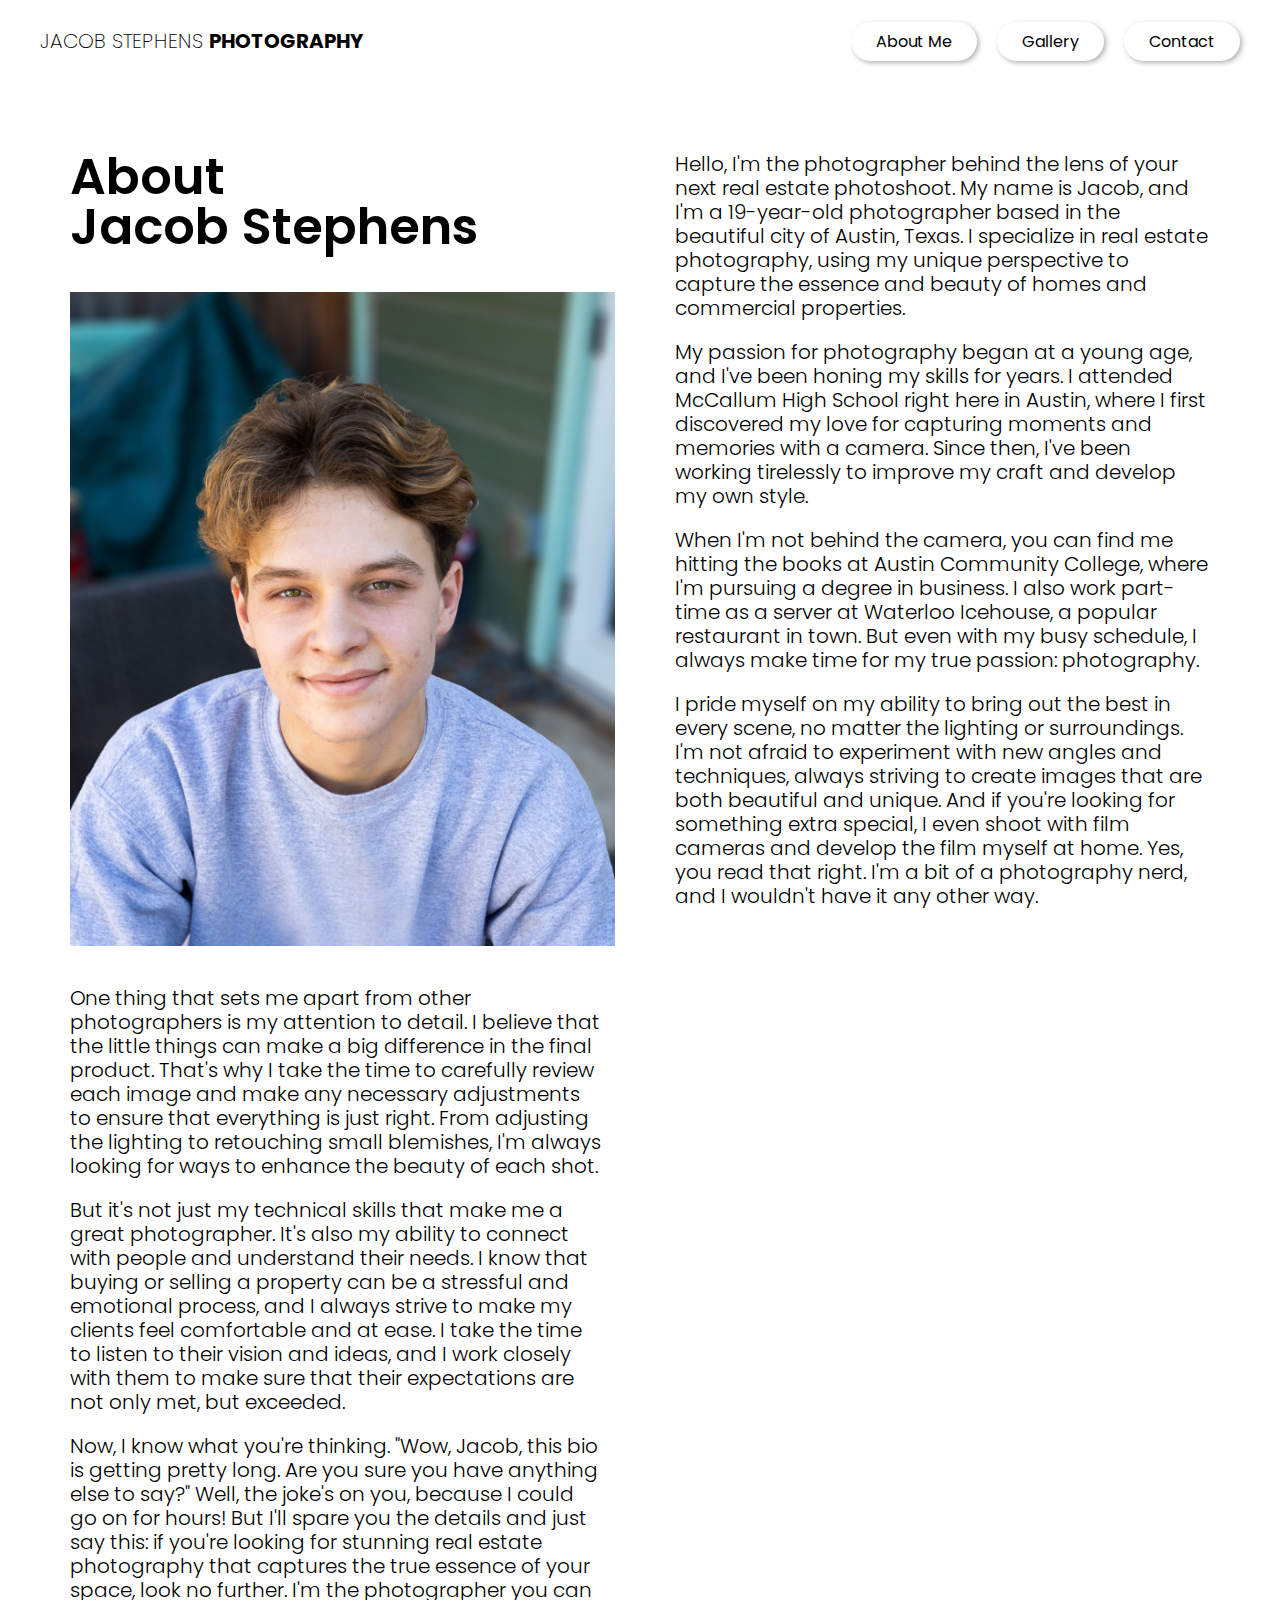
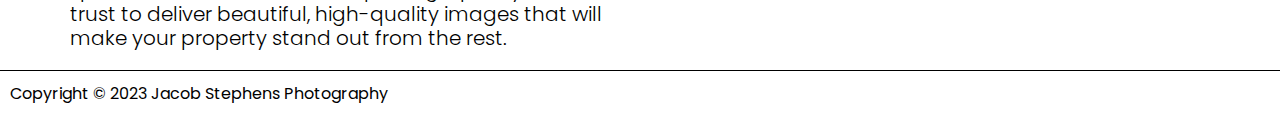
<file: about.html>
<!DOCTYPE html>
<html lang="en">
<head>
    <link rel="stylesheet" type="text/css" href="about.css" media="screen">
<meta charset="utf-8">
<meta name="viewport" content="width=device-width,initial-scale=1.0">
<title>Jacob's Real Estate Photography Website</title>
</head>
<body>
    <div class="navbar">
       <a class="logo" href="index.html">
           <h1 class="logop1">JACOB STEPHENS <span id="span" >PHOTOGRAPHY</span></h1>
       </a>
       <div class="menu">
           <label for="menu-checkbox" class="menu-icon">
               <img class="icon" src="Media/menu-icon.png"></img>
           </label>
           <input type="checkbox" id="menu-checkbox" class="menu-checkbox" />

           <div class="sidebar">
               <ul>
               <li><a href="about.html">About Me</a></li>
               <li><a href="gallery.html">Gallery</a></li>
               <li><a href="aerial_gallery.html">Aerial Gallery</a></li>
               <li><a href="contact.html">Contact Me</a></li>
               </ul>
           </div>
           <div class="overlay"></div>
       </div>

       <script>
           // Get the necessary elements from the DOM
           var menuCheckbox = document.getElementById('menu-checkbox');
           var menuIcon = document.querySelector('.menu-icon');
           var sidebar = document.querySelector('.sidebar');
         
           // Attach a click event listener to the menu icon
           menuIcon.addEventListener('click', function(event) {
             event.preventDefault(); // Prevent default click behavior of the menu icon
             menuCheckbox.checked = !menuCheckbox.checked; // Toggle the checkbox state
           });
         
           // Attach a click event listener to the document
           document.addEventListener('click', function(event) {
             // Check if the click is outside the sidebar and the menu icon
             var isSidebarClicked = sidebar.contains(event.target);
             var isMenuIconClicked = menuIcon.contains(event.target);
         
             if (!isSidebarClicked && !isMenuIconClicked) {
               menuCheckbox.checked = false; // Uncheck the checkbox to hide the sidebar
             }
           });
       </script>

       <nav class="nav">  
           <a class="header-list" id="about-me" href="about.html">About Me</a>
           <a class="header-list" id="gallery" href="gallery_choice.html">Gallery</a>
           <a class="header-list" href="contact.html">Contact</a>    
       </nav>
   </div>

    <div class="container">

        <div class="column">
            <div class="gallery-text">
                <h>About</h> <br>
                <h>Jacob Stephens</h>
            </div>
            <img class="img" src="Media/ground/IMG_3961.jpg">
            <div class="text-container1"> <!-- This text is here so that it shows up first during mobile viewing -->
                <p class="text">Hello, I'm the photographer behind the lens of your next real estate photoshoot. My name is Jacob, and I'm a 19-year-old photographer based in the beautiful city of Austin, Texas. I specialize in real estate photography, using my unique perspective to capture the essence and beauty of homes and commercial properties.</p>
                <p class="text">My passion for photography began at a young age, and I've been honing my skills for years. I attended McCallum High School right here in Austin, where I first discovered my love for capturing moments and memories with a camera. Since then, I've been working tirelessly to improve my craft and develop my own style.</p>
                <p class="text">When I'm not behind the camera, you can find me hitting the books at Austin Community College, where I'm pursuing a degree in business. I also work part-time as a server at Waterloo Icehouse, a popular restaurant in town. But even with my busy schedule, I always make time for my true passion: photography.</p>
                <p class="text">I pride myself on my ability to bring out the best in every scene, no matter the lighting or surroundings. I'm not afraid to experiment with new angles and techniques, always striving to create images that are both beautiful and unique. And if you're looking for something extra special, I even shoot with film cameras and develop the film myself at home. Yes, you read that right. I'm a bit of a photography nerd, and I wouldn't have it any other way.</p>
            </div>
            <p class="text">One thing that sets me apart from other photographers is my attention to detail. I believe that the little things can make a big difference in the final product. That's why I take the time to carefully review each image and make any necessary adjustments to ensure that everything is just right. From adjusting the lighting to retouching small blemishes, I'm always looking for ways to enhance the beauty of each shot.</p>
            <p class="text">But it's not just my technical skills that make me a great photographer. It's also my ability to connect with people and understand their needs. I know that buying or selling a property can be a stressful and emotional process, and I always strive to make my clients feel comfortable and at ease. I take the time to listen to their vision and ideas, and I work closely with them to make sure that their expectations are not only met, but exceeded.</p>
            <p class="text">Now, I know what you're thinking. "Wow, Jacob, this bio is getting pretty long. Are you sure you have anything else to say?" Well, the joke's on you, because I could go on for hours! But I'll spare you the details and just say this: if you're looking for stunning real estate photography that captures the true essence of your space, look no further. I'm the photographer you can trust to deliver beautiful, high-quality images that will make your property stand out from the rest.</p>
        </div>

        <div class="column">
            <div class="text-container">
                <p class="text">Hello, I'm the photographer behind the lens of your next real estate photoshoot. My name is Jacob, and I'm a 19-year-old photographer based in the beautiful city of Austin, Texas. I specialize in real estate photography, using my unique perspective to capture the essence and beauty of homes and commercial properties.</p>
                <p class="text">My passion for photography began at a young age, and I've been honing my skills for years. I attended McCallum High School right here in Austin, where I first discovered my love for capturing moments and memories with a camera. Since then, I've been working tirelessly to improve my craft and develop my own style.</p>
                <p class="text">When I'm not behind the camera, you can find me hitting the books at Austin Community College, where I'm pursuing a degree in business. I also work part-time as a server at Waterloo Icehouse, a popular restaurant in town. But even with my busy schedule, I always make time for my true passion: photography.</p>
                <p class="text">I pride myself on my ability to bring out the best in every scene, no matter the lighting or surroundings. I'm not afraid to experiment with new angles and techniques, always striving to create images that are both beautiful and unique. And if you're looking for something extra special, I even shoot with film cameras and develop the film myself at home. Yes, you read that right. I'm a bit of a photography nerd, and I wouldn't have it any other way.</p>
            </div>
            <!-- I don't want this specific photo of me!    <img class="img2" src="IMG_8925.jpg"> -->
        </div>
    </div>
    <div class="footer">
        <div>Copyright &copy; 2023 Jacob Stephens Photography</div>        
    </div>
</file>
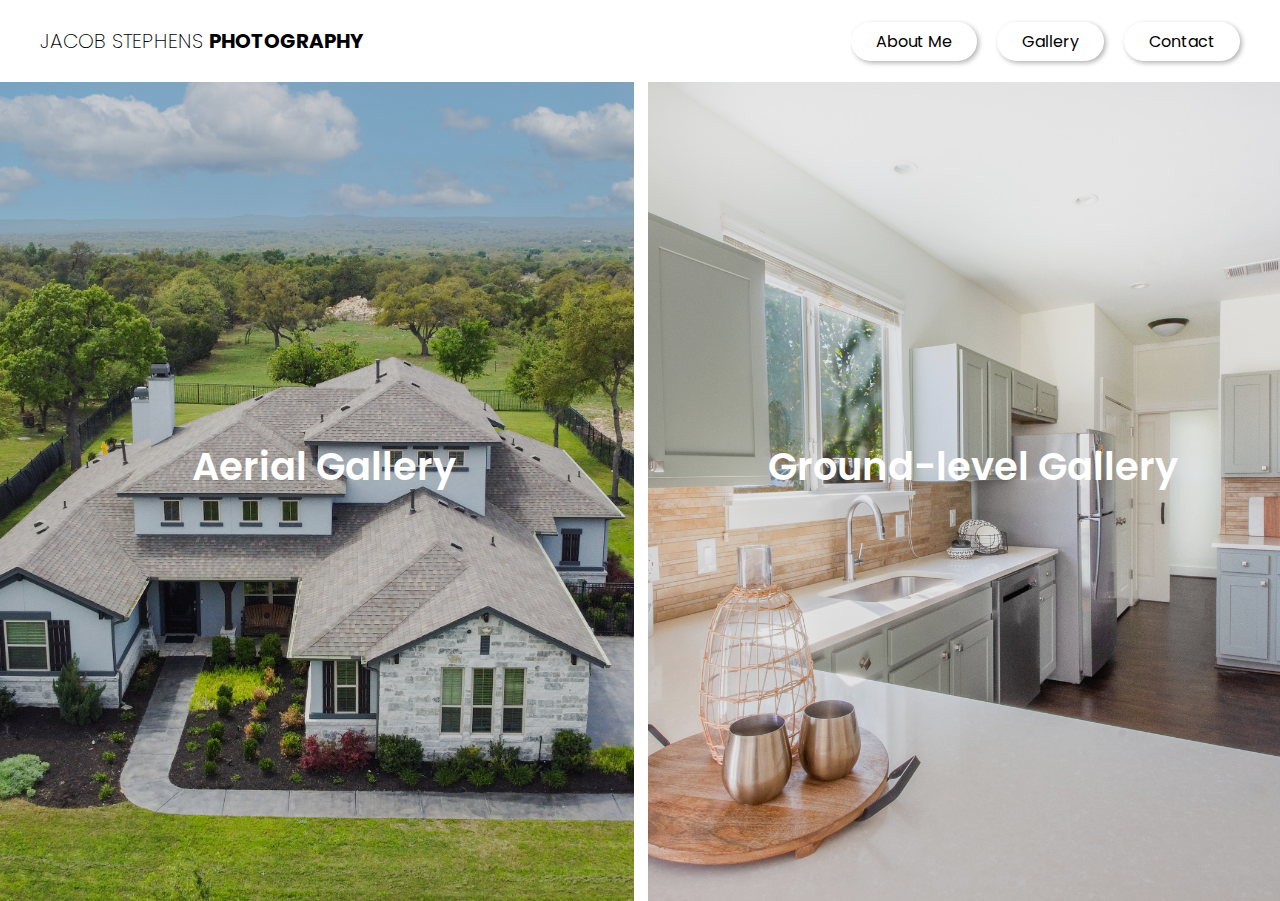
<file: gallery_choice.html>
<!DOCTYPE html>
<html lang="en">
<head>
    <link rel="stylesheet" type="text/css" href="gallery_choice.css" media="screen">
    <meta charset="UTF-8">
    <meta http-equiv="X-UA-Compatible" content="IE=edge">
    <meta name="viewport" content="width=device-width, initial-scale=1.0">
    <title>Document</title>
</head>
<body>
  <div class="navbar">
    <a class="logo" href="index.html">
        <h1 class="logop1">JACOB STEPHENS <span id="span" >PHOTOGRAPHY</span></h1>
    </a>
    <div class="menu">
        <label for="menu-checkbox" class="menu-icon">
            <img class="icon" src="Media/menu-icon.png"></img>
        </label>
        <input type="checkbox" id="menu-checkbox" class="menu-checkbox" />

        <div class="sidebar">
            <ul>
            <li><a href="about.html">About Me</a></li>
            <li><a href="gallery.html">Gallery</a></li>
            <li><a href="aerial_gallery.html">Aerial Gallery</a></li>
            <li><a href="contact.html">Contact Me</a></li>
            </ul>
        </div>
        <div class="overlay"></div>
    </div>

    <script>
        // Get the necessary elements from the DOM
        var menuCheckbox = document.getElementById('menu-checkbox');
        var menuIcon = document.querySelector('.menu-icon');
        var sidebar = document.querySelector('.sidebar');
      
        // Attach a click event listener to the menu icon
        menuIcon.addEventListener('click', function(event) {
          event.preventDefault(); // Prevent default click behavior of the menu icon
          menuCheckbox.checked = !menuCheckbox.checked; // Toggle the checkbox state
        });
      
        // Attach a click event listener to the document
        document.addEventListener('click', function(event) {
          // Check if the click is outside the sidebar and the menu icon
          var isSidebarClicked = sidebar.contains(event.target);
          var isMenuIconClicked = menuIcon.contains(event.target);
      
          if (!isSidebarClicked && !isMenuIconClicked) {
            menuCheckbox.checked = false; // Uncheck the checkbox to hide the sidebar
          }
        });
    </script>
        <nav class="nav">
          <a class="header-list" id="about-me" href="about.html">About Me</a>
          <a class="header-list" id="gallery" href="gallery_choice.html">Gallery</a>
          <a class="header-list" href="contact.html">Contact</a>    
        </nav>
      </div>
      <div class="container">
          <a href="aerial_gallery.html"><img class="media" src="Media/aerial/DJI_0142-Edit.jpg"></img><h2 class="text">Aerial Gallery</h2></a>
          <a href="gallery.html"><img class="media" src="Media/ground/img-01.jpg"></img><h2 class="text2">Ground-level Gallery</h2></a>
      </div>
</body>
</html>
</file>
<file: about.css>
@import url('https://fonts.googleapis.com/css2?family=Poppins:wght@100;200;300;400;500;700;800;900&display=swap');

    *{        /* Add some padding on document's body to prevent the content
        to go underneath the header and footer */
        margin: 0;
        padding: 0;
        box-sizing: border-box;
        font-family: 'Poppins', sans-serif; /* Set the font family */
    }
    html {
        width: 100vw;
    }
    body {
        width: 100vw;
        background: #ffffff;
        background-attachment: fixed;
        overflow-x: hidden;
        
          }
    header, .footer{
        width: 100%;       
        background: #ffffff;
        padding: 10px;
        color: black;
        left: 0;
    }
    header{
        height: 75px;
        display: flex;
        justify-content: space-between; /* center all the elements inside the header */
        align-items: center; /* ^same thing^ */
        padding: 0;
    }
    .footer{
        border-top: 1px solid black;
        position: absolute;
        height: 45px;
        z-index: 10;
    }
    .navbar{ /* contains header elements */
        width: 100%;
        margin: 0; /* Center the DIV horizontally */
        display: flex;
        align-items: center;
        height: 82px;
        font-size: 3vw;
    }
    .header-list{
        position: relative;
        flex-grow: 3;
        color: #000000; /* This affects the header & footer text color */
        text-decoration: none;
        padding: 7px 25px; /* Increase the padding to make the buttons bigger */
        display: inline-block;
        background-color: #ffffff; /* Set the background color to a dark gray */
        border: none; /* Remove the border */
        border-radius: 25px; /* Round the edges */
        font-size: 16px; /* Increase the font size */
        cursor: pointer; /* Add a cursor on hover to make it clear that it's clickable */
        transition: background-color 0.5s ease; /* Add a transition effect when hovering over the button */
        margin-right: 20px; /* Add some margin to separate the buttons */
        box-shadow: 2px 2px 5px rgba(0, 0, 0, 0.3);
    }
    .header-list:hover{
        background-color: #000000; /* Change the background color on hover */
        color: white;
    }
    #about-me {
        min-width: 126px;
    }
    .dropdown {
        height: 82px;
        width: 106px;
        margin-right: 20px;
    }
    #gallery {
        position: relative;
    }
    /* Dropdown Content (Hidden by Default) */
    .dropdown-content {
        display: none;
        position: absolute;
        background-color: #f1f1f1;
        width: 135px;
        height: 70px;
        box-shadow: 0px 8px 16px 0px rgba(0,0,0,0.2);
        z-index: 1;
        margin-top: 15px;
        font-size: 15px;
        font-weight: 300;
        line-height: 0.8;
    }
    /* Links inside the dropdown */
    .dropdown-content a {
        color: black;
        padding: 12px 16px;
        text-decoration: none;
        display: block;
    }
    /* Change color of dropdown links on hover */
    .dropdown-content a:hover {
        background-color: #ddd;
    }
    /* Show the dropdown menu on hover */
    .dropdown:hover .dropdown-content {
        display: block;
    }
    .logo { /* JS Photo Logo */
        height: 34px;
        text-align: center;
        color: #000000; /* default color for the text */
        transition: color 0.5s ease; /* add a transition effect when hovering */
        box-shadow: none; 
        padding: 0px;
        margin-left: 40px;
        margin-right: 40px;
        text-decoration: none;
        flex: 1;
        display: flex;
        align-items: center;
    }
    .logop1{
        font-weight: 200;
        font-size: 20px;
        display: inline-block;
        position: absolute;
    }
   #span{
    font-weight: 700;
    font-size: 20px;
    }
    .logo:hover {
    background-color: transparent;
    color: #ff0000; /* Change the text color on hover */
    text-decoration: none; 
    }
    nav{
        overflow-x: hidden;
        display: flex;
        align-items: center;
        margin-left: 40vw;
        margin-right: 20px;
        height: 72px;
    }
    .container {
        margin-left: 70px;
        max-width: 1500px;
    }
    .column {
        float: left;
        width: 50%;
        margin-top: 70px;
    }
    /* Clear floats after the columns */
    .container:after {
        content: "";
        display: table;
        clear: both;
    }
    .gallery-text {
        margin-bottom: 40px;
        margin-right: 0;
        width: 80%;
        font-size: 50px;
        font-weight: 600;
        text-align: left;
        height: auto;
        line-height: 1;
    }
    .img {
        width: 90%;
        float: left;
        margin-bottom: 40px;
    }
    .text-container {
        margin-top: 0px;
    }
    .text {
        font-size: 20px;
        font-weight: 300;
        margin-bottom: 20px;
        line-height: 1.2;
        text-align: left;
        float: left;
        margin-right: 70px;
    }
    .img2 {
        margin-top: 50px;
        width: 90%;
        float: left;
        margin-bottom: 40px;
    }
    @media (min-width: 800px) {
        .menu {
            display: none;
        }
        .icon {
            display: none;
        }
        .text-container1 {
            display: none;
        }
    }
    @media (max-width: 800px) {
        .nav {
            display: none;
        }
        .dropdown {
            display: none;
        }
        .menu {
            width: 40px;
            height: 30px;
            margin-right: 40px;
        }
        .icon {
            width: 100%;
            height: 100%;
            z-index: 0;
        }
        /* Hide the checkbox input */
        .menu-checkbox {
            display: none;
        }
    
        /* Styling for the menu icon */
        .menu-icon {
            cursor: pointer;
            padding: 10px;
        }
    
        /* Styling for the sidebar menu */
        .sidebar {
            z-index: 9999;
            position: fixed;
            right: -30vw; /* Off-screen by default */
            top: 0;
            width: 30vw;
            height: 100%;
            background-color: #f2f2f2;
            transition: right 0.3s ease;
            box-shadow: 5px 12px 7px rgba(0, 0, 1, 1);
        }
    
        /* Show the sidebar when checkbox is checked */
        .menu-checkbox:checked ~ .sidebar {
            right: 0;
        }
    
        /* Styling for the sidebar menu items */
        .sidebar ul {
            list-style-type: none;
        }
    
        .sidebar li {
            margin: 20px;   
        }
    
        .sidebar a {
            text-decoration: none;
            color: #000000;
        }
    
        /* Overlay to capture clicks outside the sidebar */
        .overlay {
            position: fixed;
            top: 0;
            left: 0;
            width: 100%;
            height: 100%;
            background-color: transparent;
            pointer-events: none;
            transition: background-color 0.3s ease;
        }
    
        /* Show the overlay when checkbox is checked */
        .menu-checkbox:checked ~ .overlay {
            background-color: rgba(0, 0, 0, 0.5);
            pointer-events: auto;
        }


        .container {
            margin: 40px;
        }
        .column {
            float: none;
            width: 100%;
        }
        .img {
            width: 100%;
        }
        .img2 {
            width: 100%;
        }
        .text {
            margin-right: 0;
        }
        .text-container {
            display: none;
        }

        .column {
            margin-top: 0px;
        }
    }
    /* Decrease size of logo to properly fit menu icon during mobile viewing */
    @media (max-width: 500px) {
        .logop1{
            font-size: 17px;
        }
        #span {
            font-size: 17px;
        }
        .icon {
            width: 30px;
            height: 23px;
        }
        .menu {
            width: 35px;
            height: 25px;
            margin-right: 30px;
        }
        /* Styling for the sidebar menu */
        .sidebar {
            z-index: 9999;
            position: fixed;
            right: -45vw; /* Off-screen by default */
            top: 0;
            width: 45vw;
            height: 100%;
            background-color: #f2f2f2;
            transition: right 0.3s ease;
            box-shadow: 5px 12px 7px rgba(0, 0, 1, 1);
        }
        .sidebar a {
            font-size: 5vw;
            text-decoration: none;
            color: #000000;
        }
    }
</file>
<file: gallery_choice.css>
@import url('https://fonts.googleapis.com/css2?family=Poppins:wght@100;200;300;400;500;700;800;900&display=swap');

    *{        /* Add some padding on document's body to prevent the content
        to go underneath the header and footer */
        margin: 0;
        padding: 0;
        font-family: 'Poppins', sans-serif; /* Set the font family */
    }
    body {
        width: 100vw;
        height: auto;
        background: #ffffff;
        background-attachment: fixed;
        overflow-x: hidden;
        
          }
    header, .footer{
        background: #ffffff;
        padding-top: 10px;
        padding-bottom: 10px;
        color: black;
        left: 0;
    }
    header{
        height: 75px;
        display: flex;
        justify-content: space-between; /* center all the elements inside the header */
        align-items: center; /* ^same thing^ */
        padding: 0;
    }
    .footer{
        width: 100vw;
        position: absolute;
        height: 20px;
        z-index: 0;
        font-size: 15px;
        top: 900px;
    }
    .footer-text {
        padding-left: 10px;
    }
    @media (min-height: 900px) {
        .footer{
            top: 100vh
        }
    }

    .navbar{ /* contains header elements */
        width: 100%;
        margin: 0; /* Center the DIV horizontally */
        display: flex;
        align-items: center;
        height: 82px;
        font-size: 3vw;
    }
    .header-list{
        position: relative;
        flex-grow: 3;
        color: #000000; /* This affects the header & footer text color */
        text-decoration: none;
        padding: 7px 25px; /* Increase the padding to make the buttons bigger */
        display: inline-block;
        background-color: #ffffff; /* Set the background color to a dark gray */
        border: none; /* Remove the border */
        border-radius: 25px; /* Round the edges */
        font-size: 16px; /* Increase the font size */
        cursor: pointer; /* Add a cursor on hover to make it clear that it's clickable */
        transition: background-color 0.5s ease; /* Add a transition effect when hovering over the button */
        margin-right: 20px; /* Add some margin to separate the buttons */
        box-shadow: 2px 2px 5px rgba(0, 0, 0, 0.3);
    }
    .header-list:hover{
        background-color: #000000; /* Change the background color on hover */
        color: white;
    }
    #about-me {
        min-width: 76px;
    }
    .dropdown {
        height: 82px;
        width: 106px;
        margin-right: 20px;
    }
    #gallery {
        position: relative;
    }
    /* Dropdown Content (Hidden by Default) */
    .dropdown-content {
        display: none;
        position: absolute;
        background-color: #f1f1f1;
        width: 135px;
        height: 70px;
        box-shadow: 0px 8px 16px 0px rgba(0,0,0,0.2);
        z-index: 1;
        margin-top: 15px;
        font-size: 15px;
        font-weight: 300;
        line-height: 0.8;
    }
    /* Links inside the dropdown */
    .dropdown-content a {
        color: black;
        padding: 12px 16px;
        text-decoration: none;
        display: block;
    }
    /* Change color of dropdown links on hover */
    .dropdown-content a:hover {
        background-color: #ddd;
    }
    /* Show the dropdown menu on hover */
    .dropdown:hover .dropdown-content {
        display: block;
    }
    .logo { /* JS Photo Logo */
        height: 34px;
        text-align: center;
        color: #000000; /* default color for the text */
        transition: color 0.5s ease; /* add a transition effect when hovering */
        box-shadow: none; 
        padding: 0px;
        margin-left: 40px;
        margin-right: 40px;
        text-decoration: none;
        flex: 1;
        display: flex;
        align-items: center;
    }
    .logop1{
        font-weight: 200;
        font-size: 20px;
        display: inline-block;
        position: absolute;
        line-height: 1;
    }
   span{
    font-weight: 700;
    }
    .logo:hover {
    background-color: transparent;
    color: #ff0000; /* Change the text color on hover */
    text-decoration: none; 
    }
    nav{
        overflow-x: hidden;
        display: flex;
        align-items: center;
        margin-left: 40vw;
        margin-right: 20px;
        height: 72px;
    }
    .container {
        line-height:1.3;
        column-count:2;
        column-gap:15px;
     }
     .media {
        height: 91vh;
        width: 49.5vw;
        object-fit: cover;
        float: left;
     }
     .media {
        filter: brightness(90%);
     }
     .media:hover {
        transition: 0.5s;
        filter: brightness(60%);
        transform: scale(1.01);
     }
     .text {
        position: absolute;
        margin-left: 15vw;
        margin-top: 40vh;
     }
     .text2 {
        position: absolute;
        margin-left: 60vw;
        margin-top: 40vh;
     }
     h2 {
        font-size: 3vw;
        font-weight: 600;
        color: white;
     }
     .media:hover .text {
        position: absolute;
        margin-left: 15vw;
        margin-top: 40vh;
     }
    @media (max-width: 800px) {
        .nav {
            display: none;
        }
        .dropdown {
            display: none;
        }
        .menu {
            width: 40px;
            height: 30px;
            padding-right: 4vw;
        }
        .icon {
            width: 100%;
            height: 100%;
            z-index: 0;
        }
        /* Hide the checkbox input */
        .menu-checkbox {
            display: none;
        }

        /* Styling for the menu icon */
        .menu-icon {
            cursor: pointer;
            padding: 10px;
        }

        /* Styling for the sidebar menu */
        .sidebar {
            z-index: 9999;
            position: fixed;
            right: -35vw; /* Off-screen by default */
            top: 0;
            width: 30vw;
            height: 100%;
            background-color: #f2f2f2;
            transition: right 0.3s ease;
            box-shadow: 5px 12px 7px rgba(0, 0, 1, 1);
        }

        /* Show the sidebar when checkbox is checked */
        .menu-checkbox:checked ~ .sidebar {
            right: 0;
        }

        /* Styling for the sidebar menu items */
        .sidebar ul {
            list-style-type: none;
        }

        .sidebar li {
            margin: 20px;   
        }

        .sidebar a {
            text-decoration: none;
            color: #000000;
        }

        /* Overlay to capture clicks outside the sidebar */
        .overlay {
            z-index: 999;
            position: fixed;
            top: 0;
            left: 0;
            width: 100%;
            height: 100%;
            background-color: transparent;
            pointer-events: none;
            transition: background-color 0.3s ease;
        }

        /* Show the overlay when checkbox is checked */
        .menu-checkbox:checked ~ .overlay {
            background-color: rgba(0, 0, 0, 0.5);
            pointer-events: auto;
        }
    }
    @media (min-width: 800px) {
        .menu {
            display: none;
        }
        .icon {
            display: none;
        }
        }
    @media (max-width: 500px) {
        /* Styling for the sidebar menu */
        .sidebar {
            z-index: 9999;
            position: fixed;
            right: -45vw; /* Off-screen by default */
            top: 0;
            width: 45vw;
            height: 100%;
            background-color: #f2f2f2;
            transition: right 0.3s ease;
            box-shadow: 5px 12px 7px rgba(0, 0, 1, 1);
        }
        .sidebar a {
            font-size: 5vw;
            text-decoration: none;
            color: #000000;
        }
    }
</file>
